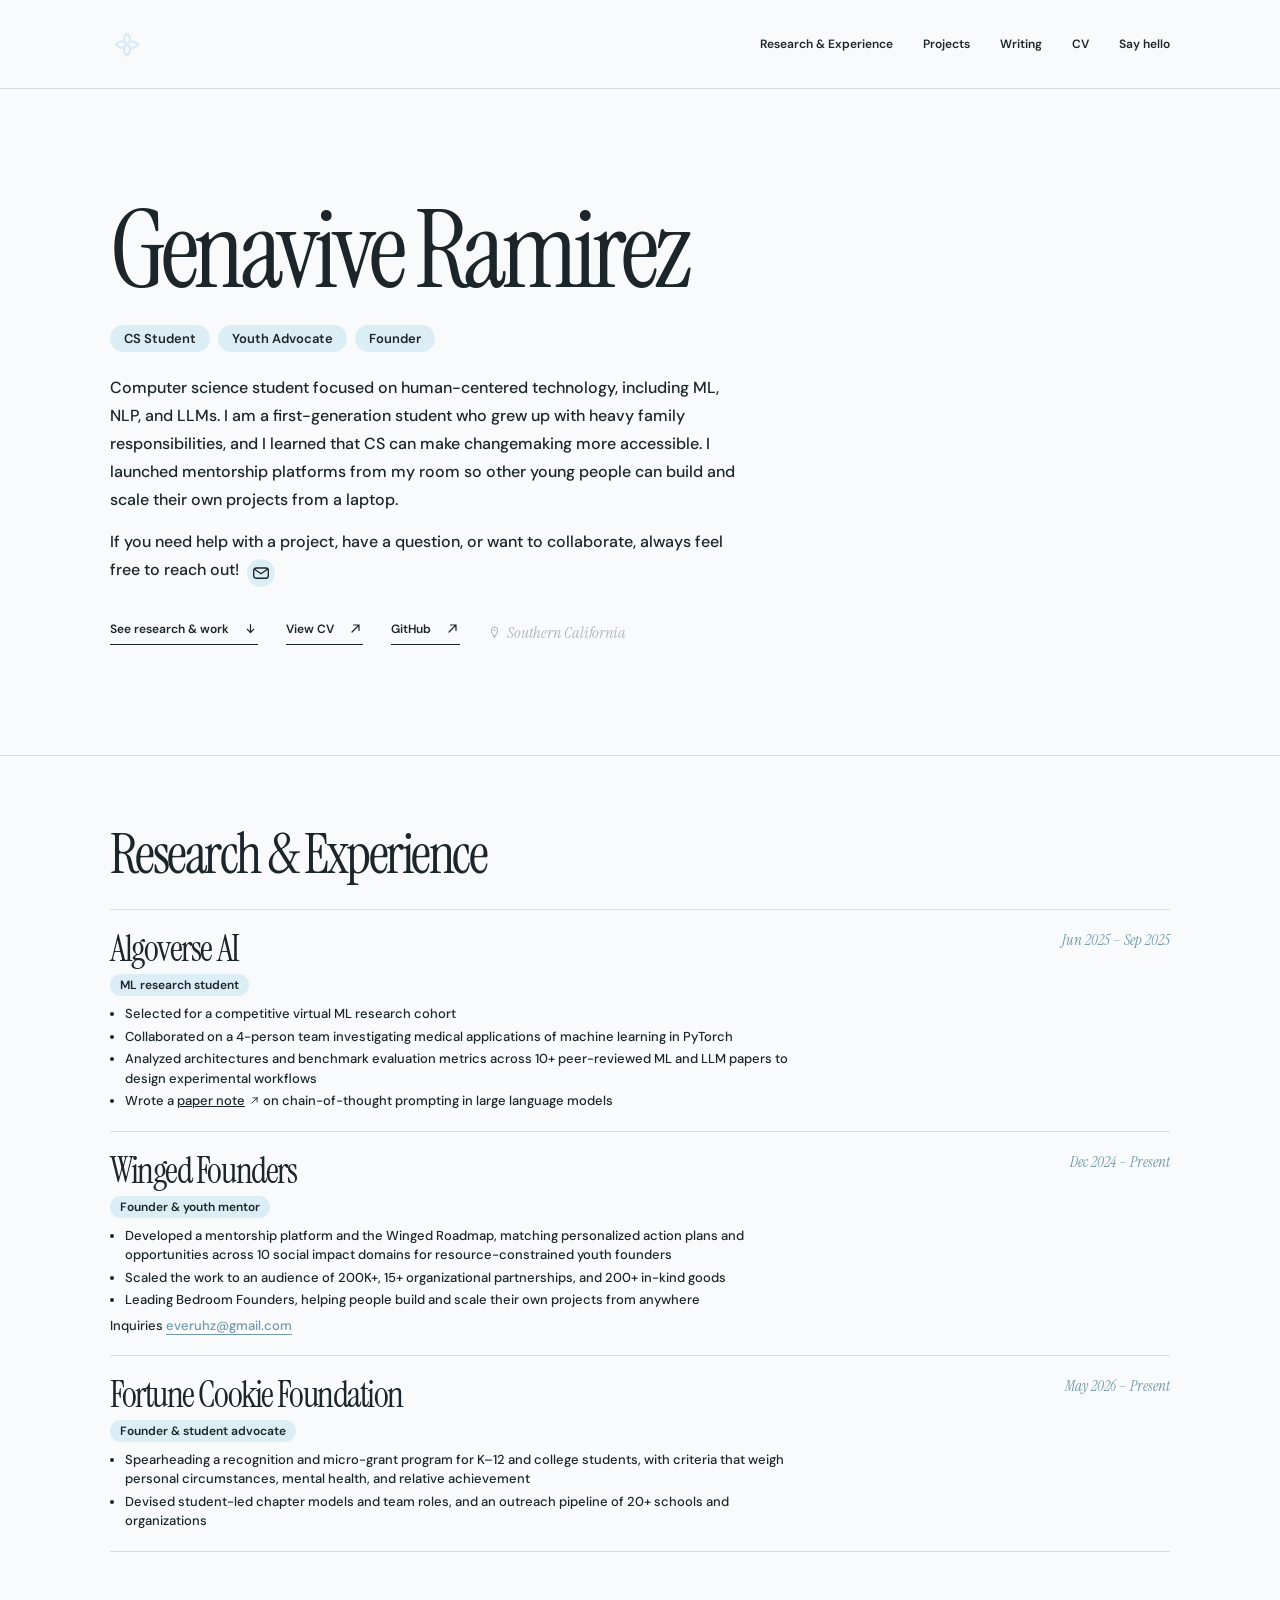
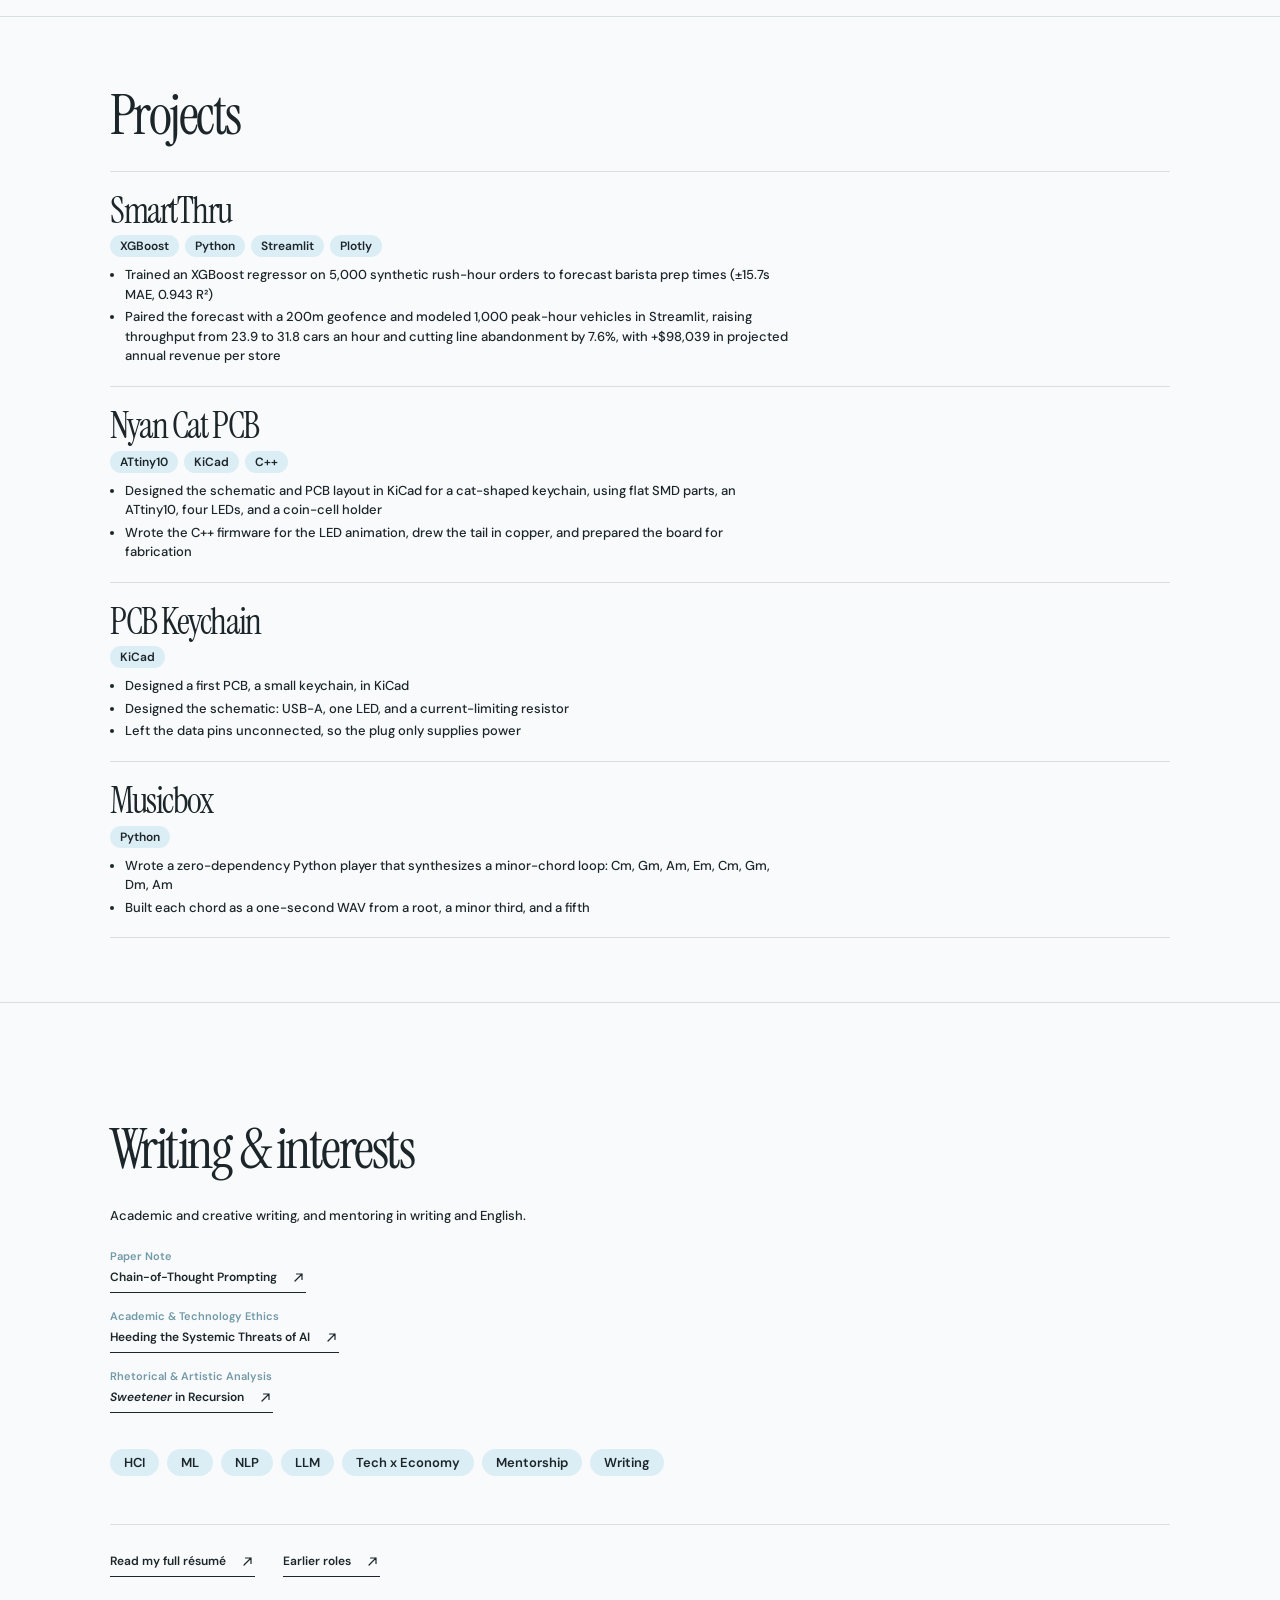
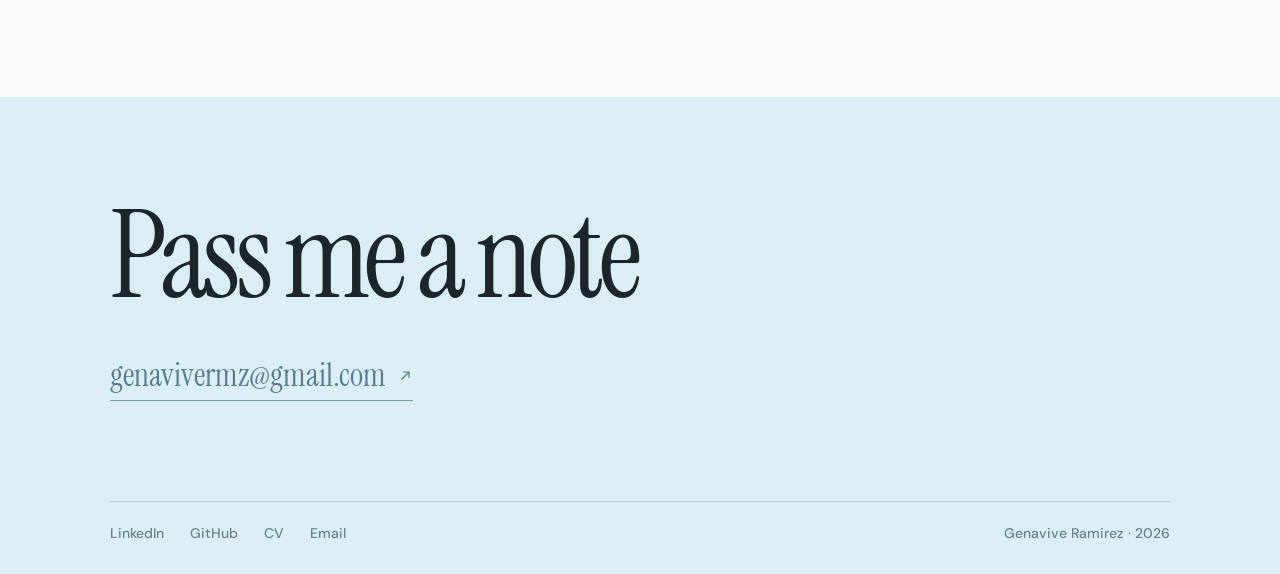
<file: index.html>
<!DOCTYPE html>
<html lang="en">
<head>
  <meta charset="UTF-8">
  <meta name="viewport" content="width=device-width, initial-scale=1.0">
  <script>
    (function () {
      var nav = performance.getEntriesByType("navigation")[0];
      if (!nav || nav.type !== "reload") return;
      if ("scrollRestoration" in history) history.scrollRestoration = "manual";
      if (location.hash) history.replaceState(null, "", location.pathname + location.search);
      var root = document.documentElement;
      function pinTop() {
        var previous = root.style.scrollBehavior;
        root.style.scrollBehavior = "auto";
        window.scrollTo(0, 0);
        root.style.scrollBehavior = previous;
      }
      pinTop();
      window.addEventListener("pageshow", pinTop);
      window.addEventListener("load", function () {
        pinTop();
        var frames = 0;
        function guard() {
          if (window.scrollY !== 0) pinTop();
          if (frames++ < 30) requestAnimationFrame(guard);
        }
        requestAnimationFrame(guard);
      });
    })();
  </script>
  <title>Genavive Ramirez</title>
  <meta name="description" content="Genavive Ramirez is a computer science student and founder of Winged Founders and the Fortune Cookie Foundation, working on human-centered technology in Southern California.">
  <link rel="icon" href="images/favicon.png" type="image/png">
  <link rel="icon" type="image/png" sizes="16x16" href="images/favicon-16x16.png">
  <link rel="icon" type="image/png" sizes="32x32" href="images/favicon-32x32.png">
  <link rel="icon" type="image/png" sizes="48x48" href="images/favicon-48x48.png">
  <link rel="icon" type="image/png" sizes="192x192" href="images/favicon-192x192.png">
  <link rel="icon" type="image/png" sizes="512x512" href="images/favicon-512x512.png">
  <link rel="apple-touch-icon" sizes="180x180" href="images/apple-touch-icon.png">
  <link rel="manifest" href="site.webmanifest">
  <meta name="theme-color" content="#f8fafb">
  <link rel="preconnect" href="https://fonts.googleapis.com">
  <link rel="preconnect" href="https://fonts.gstatic.com" crossorigin>
  <link href="https://fonts.googleapis.com/css2?family=DM+Sans:ital,wght@0,400;0,500;0,600;1,600&family=Instrument+Serif:ital@0;1&display=swap" rel="stylesheet">
  <link rel="stylesheet" href="style.css?v=15">
</head>
<body>
  <header class="nav">
    <div class="shell">
      <a class="wordmark" href="#top" aria-label="Home">
        <img src="images/favicon.png" alt="">
      </a>
      <nav class="nav-links" aria-label="On this site">
        <a href="#experience">Research &amp; Experience</a>
        <a href="#projects">Projects</a>
        <a href="#writing">Writing</a>
        <a href="https://docs.google.com/document/d/1dQquPG0_9Cg6wvU7PJrIwFVtS606m71Bmf3FkGEy-fg/edit?usp=sharing" target="_blank" rel="noopener">CV</a>
        <a href="#note">Say hello</a>
      </nav>
    </div>
  </header>

  <main id="top">
    <section class="hero">
      <div class="shell">
        <h1>Genavive Ramirez</h1>
        <p class="who"><span>CS Student</span><span>Youth Advocate</span><span>Founder</span></p>
        <p class="bio">Computer science student focused on human-centered technology, including ML, NLP, and LLMs. I am a first-generation student who grew up with heavy family responsibilities, and I learned that CS can make changemaking more accessible. I launched mentorship platforms from my room so other young people can build and scale their own projects from a laptop.</p>
        <p class="bio-invite">If you need help with a project, have a question, or want to collaborate, always feel free to reach out! <a class="bio-mail" href="mailto:genavivermz@gmail.com" aria-label="Email"><svg viewBox="0 0 18 18" aria-hidden="true"><rect x="1.7" y="4" width="14.6" height="10.2" rx="2.4" fill="none" stroke="currentColor" stroke-width="1.35"/><path d="M2.6 5.3 9 9.7l6.4-4.4" fill="none" stroke="currentColor" stroke-width="1.35" stroke-linecap="round" stroke-linejoin="round"/></svg></a></p>
        <div class="hero-actions">
          <div class="hero-links">
            <a class="primary-link" href="#experience">See research &amp; work
              <svg viewBox="0 0 15 15" aria-hidden="true"><path d="M7.5 3.5v8M4.2 8.2 7.5 11.5l3.3-3.3" fill="none" stroke="currentColor" stroke-width="1.2" stroke-linecap="round" stroke-linejoin="round"/></svg>
            </a>
            <a class="text-link" href="https://docs.google.com/document/d/1dQquPG0_9Cg6wvU7PJrIwFVtS606m71Bmf3FkGEy-fg/edit?usp=sharing" target="_blank" rel="noopener">View CV
              <svg viewBox="0 0 15 15" aria-hidden="true"><path d="M4 11 11 4M11 4H5.5M11 4v5.5" fill="none" stroke="currentColor" stroke-width="1.2" stroke-linecap="round" stroke-linejoin="round"/></svg>
            </a>
            <a class="text-link" href="https://github.com/genavivermz" target="_blank" rel="noopener">GitHub
              <svg viewBox="0 0 15 15" aria-hidden="true"><path d="M4 11 11 4M11 4H5.5M11 4v5.5" fill="none" stroke="currentColor" stroke-width="1.2" stroke-linecap="round" stroke-linejoin="round"/></svg>
            </a>
          </div>
          <p class="location"><svg viewBox="0 0 15 15" aria-hidden="true"><path d="M7.5 1.4a3.6 3.6 0 0 0-3.6 3.6c0 2.7 3.6 8.1 3.6 8.1s3.6-5.4 3.6-8.1a3.6 3.6 0 0 0-3.6-3.6z" fill="none" stroke="currentColor" stroke-width="1.2"/><circle cx="7.5" cy="5" r="1.15" fill="currentColor"/></svg>Southern California</p>
        </div>
      </div>
    </section>

    <section class="work" id="experience">
      <div class="shell">
        <div class="section-heading">
          <h2>Research &amp; Experience</h2>
        </div>

        <div class="project-list">
          <article class="project" id="algoverse">
            <div class="project-body">
              <h3><a href="https://algoverseairesearch.org/" target="_blank" rel="noopener">Algoverse AI</a></h3>
              <p class="stack"><span>ML research student</span></p>
              <ul>
                <li>Selected for a competitive virtual ML research cohort</li>
                <li>Collaborated on a 4-person team investigating medical applications of machine learning in PyTorch</li>
                <li>Analyzed architectures and benchmark evaluation metrics across 10+ peer-reviewed ML and LLM papers to design experimental workflows</li>
                <li>Wrote a <a href="writing/chain-of-thought-paper-note.pdf" target="_blank" rel="noopener">paper note<svg viewBox="0 0 15 15" aria-hidden="true"><path d="M4 11 11 4M11 4H5.5M11 4v5.5" fill="none" stroke="currentColor" stroke-width="1.2" stroke-linecap="round" stroke-linejoin="round"/></svg></a> on chain-of-thought prompting in large language models</li>
              </ul>
            </div>
            <p class="project-note">Jun 2025 – Sep 2025</p>
          </article>

          <article class="project" id="winged-founders">
            <div class="project-body">
              <h3><a href="https://wingedfounders.com" target="_blank" rel="noopener">Winged Founders</a></h3>
              <p class="stack"><span>Founder &amp; youth mentor</span></p>
              <ul>
                <li>Developed a mentorship platform and the Winged Roadmap, matching personalized action plans and opportunities across 10 social impact domains for resource-constrained youth founders</li>
                <li>Scaled the work to an audience of 200K+, 15+ organizational partnerships, and 200+ in-kind goods</li>
                <li>Leading Bedroom Founders, helping people build and scale their own projects from anywhere</li>
              </ul>
              <p class="project-mail">Inquiries <a href="mailto:everuhz@gmail.com">everuhz@gmail.com</a></p>
            </div>
            <p class="project-note">Dec 2024 – Present</p>
          </article>

          <article class="project" id="fortune-cookie">
            <div class="project-body">
              <h3><a href="https://fortunecookiefoundation.org" target="_blank" rel="noopener">Fortune Cookie Foundation</a></h3>
              <p class="stack"><span>Founder &amp; student advocate</span></p>
              <ul>
                <li>Spearheading a recognition and micro-grant program for K–12 and college students, with criteria that weigh personal circumstances, mental health, and relative achievement</li>
                <li>Devised student-led chapter models and team roles, and an outreach pipeline of 20+ schools and organizations</li>
              </ul>
            </div>
            <p class="project-note">May 2026 – Present</p>
          </article>
        </div>
      </div>
    </section>

    <section class="work" id="projects">
      <div class="shell">
        <div class="section-heading">
          <h2>Projects</h2>
        </div>

        <div class="project-list">
          <article class="project">
            <div class="project-body">
              <h3><a href="https://github.com/genavivermz/smart_thru" target="_blank" rel="noopener">SmartThru</a></h3>
              <p class="stack"><span>XGBoost</span><span>Python</span><span>Streamlit</span><span>Plotly</span></p>
              <ul>
                <li>Trained an XGBoost regressor on 5,000 synthetic rush-hour orders to forecast barista prep times (±15.7s MAE, 0.943 R²)</li>
                <li>Paired the forecast with a 200m geofence and modeled 1,000 peak-hour vehicles in Streamlit, raising throughput from 23.9 to 31.8 cars an hour and cutting line abandonment by 7.6%, with +$98,039 in projected annual revenue per store</li>
              </ul>
            </div>
          </article>

          <article class="project">
            <div class="project-body">
              <h3><a href="https://github.com/genavivermz/nyan-cat-pcb" target="_blank" rel="noopener">Nyan Cat PCB</a></h3>
              <p class="stack"><span>ATtiny10</span><span>KiCad</span><span>C++</span></p>
              <ul>
                <li>Designed the schematic and PCB layout in KiCad for a cat-shaped keychain, using flat SMD parts, an ATtiny10, four LEDs, and a coin-cell holder</li>
                <li>Wrote the C++ firmware for the LED animation, drew the tail in copper, and prepared the board for fabrication</li>
              </ul>
            </div>
          </article>

          <article class="project">
            <div class="project-body">
              <h3><a href="https://github.com/genavivermz/cute-pcb-keychain" target="_blank" rel="noopener">PCB Keychain</a></h3>
              <p class="stack"><span>KiCad</span></p>
              <ul>
                <li>Designed a first PCB, a small keychain, in KiCad</li>
                <li>Designed the schematic: USB-A, one LED, and a current-limiting resistor</li>
                <li>Left the data pins unconnected, so the plug only supplies power</li>
              </ul>
            </div>
          </article>

          <article class="project">
            <div class="project-body">
              <h3><a href="https://github.com/genavivermz/musicbox" target="_blank" rel="noopener">Musicbox</a></h3>
              <p class="stack"><span>Python</span></p>
              <ul>
                <li>Wrote a zero-dependency Python player that synthesizes a minor-chord loop: Cm, Gm, Am, Em, Cm, Gm, Dm, Am</li>
                <li>Built each chord as a one-second WAV from a root, a minor third, and a fifth</li>
              </ul>
            </div>
          </article>
        </div>
      </div>
    </section>

    <section class="focus" id="writing">
      <div class="shell">
        <div class="section-heading">
          <h2>Writing &amp; interests</h2>
        </div>
        <article class="writing">
          <p>Academic and creative writing, and mentoring in writing and English.</p>
          <div class="writing-list">
            <div class="writing-piece">
              <span class="writing-kind">Paper Note</span>
              <a class="text-link" href="writing/chain-of-thought-paper-note.pdf" target="_blank" rel="noopener">Chain-of-Thought Prompting
                <svg viewBox="0 0 15 15" aria-hidden="true"><path d="M4 11 11 4M11 4H5.5M11 4v5.5" fill="none" stroke="currentColor" stroke-width="1.2" stroke-linecap="round" stroke-linejoin="round"/></svg>
              </a>
            </div>
            <div class="writing-piece">
              <span class="writing-kind">Academic &amp; Technology Ethics</span>
              <a class="text-link" href="https://docs.google.com/document/d/1k-gVGU9MM1Ta4XCLr46btTnve_DChdcHQRyf07FNWaQ/edit?usp=sharing" target="_blank" rel="noopener">Heeding the Systemic Threats of AI
                <svg viewBox="0 0 15 15" aria-hidden="true"><path d="M4 11 11 4M11 4H5.5M11 4v5.5" fill="none" stroke="currentColor" stroke-width="1.2" stroke-linecap="round" stroke-linejoin="round"/></svg>
              </a>
            </div>
            <div class="writing-piece">
              <span class="writing-kind">Rhetorical &amp; Artistic Analysis</span>
              <a class="text-link" href="https://docs.google.com/document/d/1BF4aVnevXdpZHb8tzovQJ7JOILSmfqLjkdD-w589lTQ/edit?usp=sharing" target="_blank" rel="noopener"><span><em>Sweetener</em> in Recursion</span>
                <svg viewBox="0 0 15 15" aria-hidden="true"><path d="M4 11 11 4M11 4H5.5M11 4v5.5" fill="none" stroke="currentColor" stroke-width="1.2" stroke-linecap="round" stroke-linejoin="round"/></svg>
              </a>
            </div>
          </div>
        </article>
        <div class="focus-grid">
          <h3>HCI</h3>
          <h3>ML</h3>
          <h3>NLP</h3>
          <h3>LLM</h3>
          <h3>Tech x Economy</h3>
          <h3>Mentorship</h3>
          <h3>Writing</h3>
        </div>
        <div class="about-actions" id="about">
          <a class="text-link" href="https://docs.google.com/document/d/1dQquPG0_9Cg6wvU7PJrIwFVtS606m71Bmf3FkGEy-fg/edit?usp=sharing" target="_blank" rel="noopener">Read my full résumé
            <svg viewBox="0 0 15 15" aria-hidden="true"><path d="M4 11 11 4M11 4H5.5M11 4v5.5" fill="none" stroke="currentColor" stroke-width="1.2" stroke-linecap="round" stroke-linejoin="round"/></svg>
          </a>
          <a class="text-link" href="history.html">Earlier roles
            <svg viewBox="0 0 15 15" aria-hidden="true"><path d="M4 11 11 4M11 4H5.5M11 4v5.5" fill="none" stroke="currentColor" stroke-width="1.2" stroke-linecap="round" stroke-linejoin="round"/></svg>
          </a>
        </div>
      </div>
    </section>
  </main>

  <footer class="contact" id="note">
    <div class="contact-inner shell">
      <h2>Pass me a note</h2>
      <a href="mailto:genavivermz@gmail.com">genavivermz@gmail.com
        <svg viewBox="0 0 15 15" aria-hidden="true"><path d="M4 11 11 4M11 4H5.5M11 4v5.5" fill="none" stroke="currentColor" stroke-width="1.2" stroke-linecap="round" stroke-linejoin="round"/></svg>
      </a>
      <div class="contact-foot">
        <div>
          <a href="https://www.linkedin.com/in/genavive-ramirez" target="_blank" rel="noopener">LinkedIn</a>
          <a href="https://github.com/genavivermz" target="_blank" rel="noopener">GitHub</a>
          <a href="https://docs.google.com/document/d/1dQquPG0_9Cg6wvU7PJrIwFVtS606m71Bmf3FkGEy-fg/edit?usp=sharing" target="_blank" rel="noopener">CV</a>
          <a href="mailto:genavivermz@gmail.com">Email</a>
        </div>
        <p>Genavive Ramirez · 2026</p>
      </div>
    </div>
  </footer>
</body>
</html>
</file>
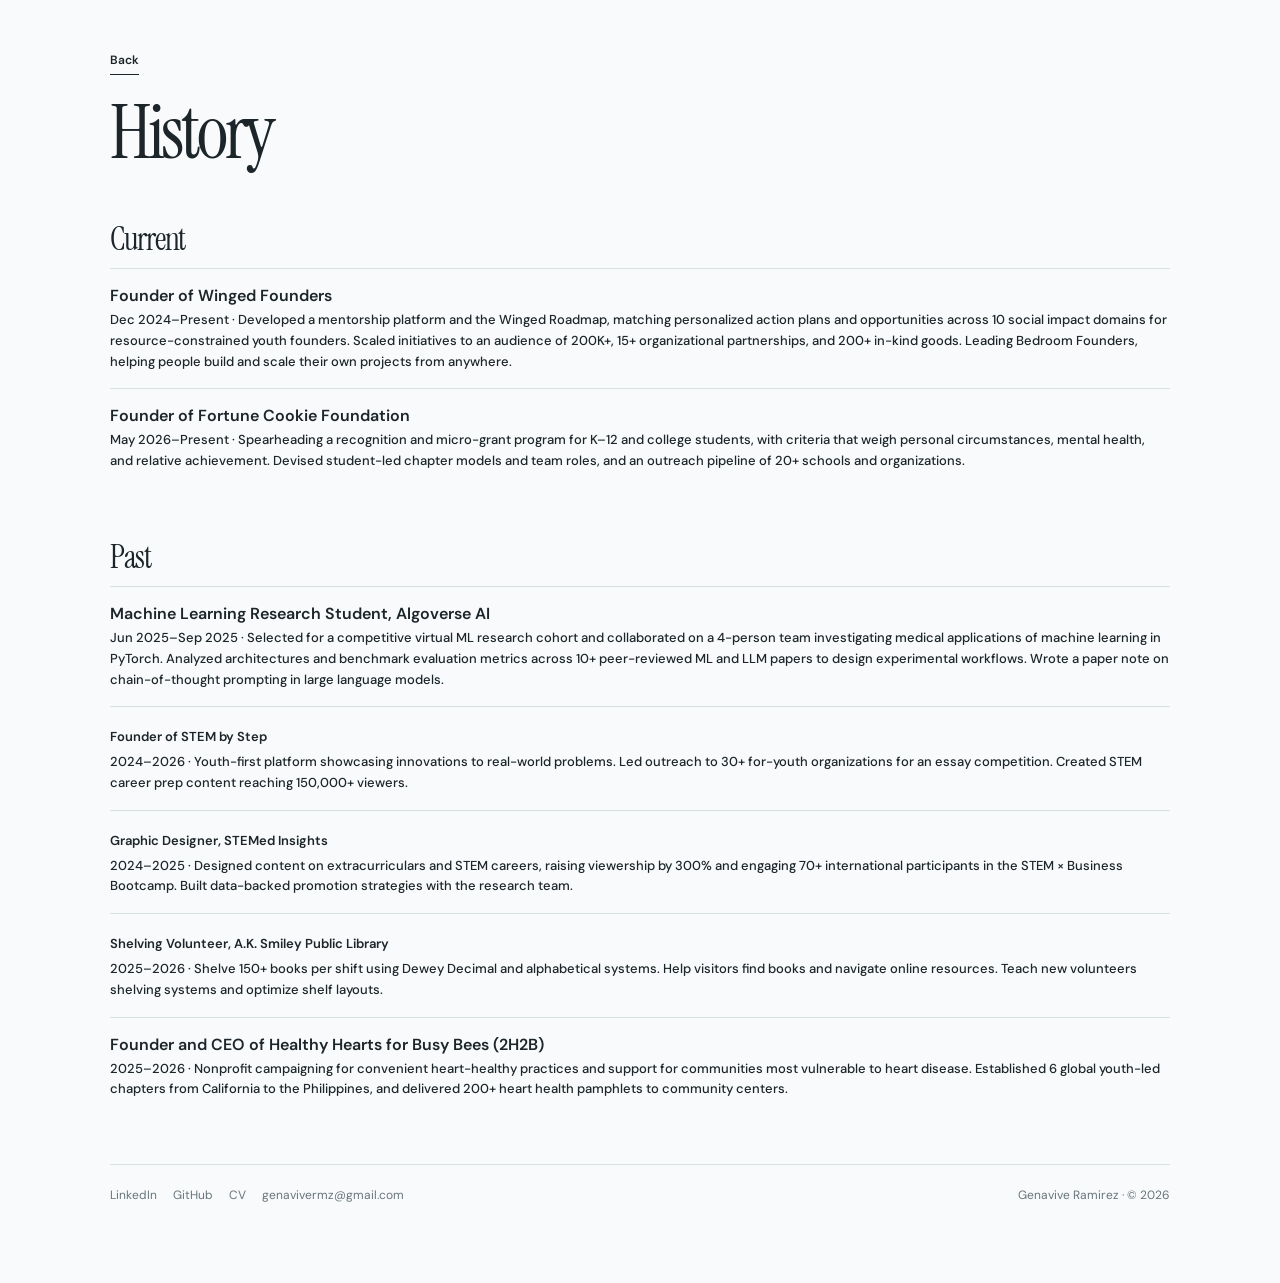
<file: history.html>
<!DOCTYPE html>
<html lang="en">
<head>
  <meta charset="UTF-8">
  <meta name="viewport" content="width=device-width, initial-scale=1.0">
  <title>History · Genavive Ramirez</title>
  <meta name="description" content="Full experience history for Genavive Ramirez.">
  <link rel="icon" href="images/favicon.png" type="image/png">
  <link rel="icon" type="image/png" sizes="16x16" href="images/favicon-16x16.png">
  <link rel="icon" type="image/png" sizes="32x32" href="images/favicon-32x32.png">
  <link rel="icon" type="image/png" sizes="48x48" href="images/favicon-48x48.png">
  <link rel="icon" type="image/png" sizes="192x192" href="images/favicon-192x192.png">
  <link rel="icon" type="image/png" sizes="512x512" href="images/favicon-512x512.png">
  <link rel="apple-touch-icon" sizes="180x180" href="images/apple-touch-icon.png">
  <link rel="manifest" href="site.webmanifest">
  <meta name="theme-color" content="#f8fafb">
  <link rel="preconnect" href="https://fonts.googleapis.com">
  <link rel="preconnect" href="https://fonts.gstatic.com" crossorigin>
  <link href="https://fonts.googleapis.com/css2?family=DM+Sans:wght@400;500;600&family=Instrument+Serif:ital@0;1&display=swap" rel="stylesheet">
  <link rel="stylesheet" href="style.css?v=2">
</head>
<body>
  <div class="site">
    <main class="page page--sub">
      <p class="back"><a class="back-link" href="index.html">Back</a></p>
      <h1 class="name">History</h1>

      <section class="block">
        <h2>Current</h2>
        <ul class="project-list">
          <li>
            <a href="https://wingedfounders.com" target="_blank" rel="noopener">Founder of Winged Founders</a>
            <span>Dec 2024–Present · Developed a mentorship platform and the Winged Roadmap, matching personalized action plans and opportunities across 10 social impact domains for resource-constrained youth founders. Scaled initiatives to an audience of 200K+, 15+ organizational partnerships, and 200+ in-kind goods. Leading Bedroom Founders, helping people build and scale their own projects from anywhere.</span>
          </li>
          <li>
            <a href="https://fortunecookiefoundation.org" target="_blank" rel="noopener">Founder of Fortune Cookie Foundation</a>
            <span>May 2026–Present · Spearheading a recognition and micro-grant program for K–12 and college students, with criteria that weigh personal circumstances, mental health, and relative achievement. Devised student-led chapter models and team roles, and an outreach pipeline of 20+ schools and organizations.</span>
          </li>
        </ul>
      </section>

      <section class="block">
        <h2>Past</h2>
        <ul class="project-list">
          <li>
            <a href="https://algoverseairesearch.org/" target="_blank" rel="noopener">Machine Learning Research Student, Algoverse AI</a>
            <span>Jun 2025–Sep 2025 · Selected for a competitive virtual ML research cohort and collaborated on a 4-person team investigating medical applications of machine learning in PyTorch. Analyzed architectures and benchmark evaluation metrics across 10+ peer-reviewed ML and LLM papers to design experimental workflows. Wrote a paper note on chain-of-thought prompting in large language models.</span>
          </li>
          <li>
            <span class="award-title">Founder of STEM by Step</span>
            <span>2024–2026 · Youth-first platform showcasing innovations to real-world problems. Led outreach to 30+ for-youth organizations for an essay competition. Created STEM career prep content reaching 150,000+ viewers.</span>
          </li>
          <li>
            <span class="award-title">Graphic Designer, STEMed Insights</span>
            <span>2024–2025 · Designed content on extracurriculars and STEM careers, raising viewership by 300% and engaging 70+ international participants in the STEM × Business Bootcamp. Built data-backed promotion strategies with the research team.</span>
          </li>
          <li>
            <span class="award-title">Shelving Volunteer, A.K. Smiley Public Library</span>
            <span>2025–2026 · Shelve 150+ books per shift using Dewey Decimal and alphabetical systems. Help visitors find books and navigate online resources. Teach new volunteers shelving systems and optimize shelf layouts.</span>
          </li>
          <li>
            <a href="https://healthyheartsforbu.wixsite.com/healthy-hearts-2b" target="_blank" rel="noopener">Founder and CEO of Healthy Hearts for Busy Bees (2H2B)</a>
            <span>2025–2026 · Nonprofit campaigning for convenient heart-healthy practices and support for communities most vulnerable to heart disease. Established 6 global youth-led chapters from California to the Philippines, and delivered 200+ heart health pamphlets to community centers.</span>
          </li>
        </ul>
      </section>

      <footer class="foot">
        <nav class="links" aria-label="Connect">
          <a href="https://www.linkedin.com/in/genavive-ramirez" target="_blank" rel="noopener">LinkedIn</a>
          <a href="https://github.com/genavivermz" target="_blank" rel="noopener">GitHub</a>
          <a href="https://docs.google.com/document/d/1dQquPG0_9Cg6wvU7PJrIwFVtS606m71Bmf3FkGEy-fg/edit?usp=sharing" target="_blank" rel="noopener">CV</a>
          <a href="mailto:genavivermz@gmail.com">genavivermz@gmail.com</a>
        </nav>
        <p class="fine">Genavive Ramirez · © 2026</p>
      </footer>
    </main>
  </div>
</body>
</html>
</file>
<file: style.css>
:root {
  --paper: #f8fafb;
  --blue: #dceef5;
  --blue-deep: #7299a8;
  --silver: #aeb8bd;
  --ink: #1c2529;
  --muted: #68757b;
  --line: #d8dfe2;
}

*,
*::before,
*::after {
  box-sizing: border-box;
}

html {
  scroll-behavior: smooth;
}

body {
  margin: 0;
  background: var(--paper);
  color: var(--ink);
  font-family: "DM Sans", sans-serif;
  font-weight: 500;
  -webkit-font-smoothing: antialiased;
}

h1,
h2,
h3,
p,
dl,
dd {
  margin: 0;
}

a {
  color: inherit;
}

::selection {
  background: var(--blue);
}

a:focus-visible {
  outline: 2px solid var(--ink);
  outline-offset: 3px;
}

.shell {
  width: min(1060px, calc(100% - 48px));
  margin-inline: auto;
}

.nav {
  border-bottom: 1px solid var(--line);
}

.nav .shell {
  height: 88px;
  display: flex;
  align-items: center;
  justify-content: space-between;
}

.wordmark {
  display: block;
  width: 34px;
  height: 34px;
  text-decoration: none;
}

.wordmark img {
  width: 100%;
  height: 100%;
  object-fit: contain;
}

.nav-links {
  display: flex;
  gap: 30px;
  font-size: 12px;
  font-weight: 600;
}

.nav-links a {
  text-decoration: none;
}

.nav-links a:hover {
  color: var(--blue-deep);
}

.hero {
  min-height: 650px;
  padding-block: 110px;
  display: flex;
  align-items: center;
}

.hero h1,
.section-heading h2,
.about h2,
.focus-heading h2,
.contact h2 {
  font-family: "Instrument Serif", serif;
  font-weight: 400;
  letter-spacing: -0.045em;
  line-height: 0.96;
}

.hero h1 {
  max-width: 100%;
  font-size: clamp(72px, 8.6vw, 108px);
  white-space: nowrap;
}

.who {
  display: flex;
  flex-wrap: wrap;
  gap: 8px;
  margin: 22px 0 0;
}

.who span {
  display: inline-flex;
  align-items: center;
  padding: 7px 14px;
  border-radius: 999px;
  background: var(--blue);
  font-size: 13px;
  font-weight: 600;
  line-height: 1;
}

.bio,
.bio-invite {
  max-width: 640px;
  color: var(--ink);
  font-size: 16px;
  line-height: 1.75;
}

.bio {
  margin-top: 22px;
}

.bio-invite {
  margin-top: 14px;
}

.bio-mail {
  display: inline-flex;
  align-items: center;
  justify-content: center;
  width: 28px;
  height: 28px;
  margin-left: 4px;
  vertical-align: -7px;
  border-radius: 999px;
  background: var(--blue);
  color: var(--ink);
  text-decoration: none;
}

.bio-mail svg {
  width: 18px;
  height: 18px;
  transition: transform 180ms ease;
}

.bio-mail:hover svg {
  transform: translateY(-2px);
}

.hero-actions {
  margin-top: 34px;
  display: flex;
  gap: 28px;
  align-items: center;
}

.hero-links {
  display: flex;
  flex-wrap: wrap;
  align-items: center;
  gap: 28px;
}

.primary-link,
.text-link {
  display: inline-flex;
  align-items: center;
  gap: 14px;
  padding-bottom: 7px;
  border-bottom: 1px solid var(--ink);
  font-size: 12px;
  font-weight: 600;
  text-decoration: none;
}

.primary-link svg,
.text-link svg,
.contact a > svg {
  width: 15px;
  height: 15px;
  flex: none;
  transition: transform 180ms ease;
}

.primary-link:hover svg {
  transform: translateY(3px);
}

.text-link:hover svg,
.contact a:hover > svg {
  transform: translate(3px, -3px);
}

.location {
  display: inline-flex;
  align-items: center;
  gap: 6px;
  color: var(--silver);
  font-family: "Instrument Serif", serif;
  font-size: 16px;
  font-style: italic;
}

.location svg {
  width: 13px;
  height: 13px;
  flex: none;
}

.work {
  padding-block: 72px 64px;
  border-top: 1px solid var(--line);
}

.section-heading {
  margin-bottom: 28px;
}

.section-heading h2 {
  margin-top: 0;
  font-size: clamp(40px, 5vw, 56px);
}

.section-heading > p {
  color: var(--ink);
  font-size: 13px;
  line-height: 1.7;
  text-align: right;
}

.project-list {
  border-top: 1px solid var(--line);
}

.project {
  position: relative;
  min-height: 0;
  padding-block: 20px;
  display: grid;
  grid-template-columns: minmax(0, 1fr) 180px;
  gap: 28px;
  align-items: start;
  border-bottom: 1px solid var(--line);
  color: var(--ink);
  text-decoration: none;
  cursor: pointer;
  transition: padding 180ms ease, background 180ms ease;
}

.project:hover {
  padding-inline: 22px;
  background: var(--blue);
}

.project h3 {
  margin-bottom: 6px;
  font-family: "Instrument Serif", serif;
  font-size: clamp(28px, 3vw, 36px);
  font-weight: 400;
  letter-spacing: -0.04em;
  line-height: 1.05;
}

.project h3 a {
  color: inherit;
  text-decoration: none;
}

.project h3 a::after {
  content: "";
  position: absolute;
  inset: 0;
}

.project:not(:has(.project-note)) {
  grid-template-columns: 1fr;
}

.stack {
  display: flex;
  flex-wrap: wrap;
  gap: 6px;
  margin: 0 0 8px;
}

.stack span {
  display: inline-flex;
  align-items: center;
  padding: 5px 10px;
  border-radius: 999px;
  background: var(--blue);
  font-family: "DM Sans", sans-serif;
  font-size: 12px;
  font-weight: 600;
  line-height: 1;
}

.project-body p,
.project-body ul {
  max-width: 680px;
  color: var(--ink);
  font-size: 13px;
  line-height: 1.5;
}

.project-body ul {
  margin: 0;
  padding-left: 1.15em;
}

.project-body li + li {
  margin-top: 3px;
}

.project-mail {
  margin-top: 6px;
}

.project-body a {
  position: relative;
  z-index: 1;
}

.project-mail a {
  color: var(--blue-deep);
  text-decoration: none;
  border-bottom: 1px solid var(--blue-deep);
}

.project-body li a {
  display: inline-flex;
  align-items: baseline;
  gap: 4px;
}

.project-body li a svg {
  width: 11px;
  height: 11px;
  flex: none;
  transform: translateY(1px);
  transition: transform 180ms ease;
}

.project-body li a:hover svg {
  transform: translate(2px, -1px);
}

.project-note {
  color: var(--blue-deep);
  font-family: "Instrument Serif", serif;
  font-size: 15px;
  font-style: italic;
  line-height: 1.4;
  text-align: right;
}

.focus {
  padding-block: 120px;
  border-top: 1px solid var(--line);
}

.focus-heading {
  margin-bottom: 22px;
}

.focus-heading h2 {
  font-size: clamp(40px, 5vw, 56px);
}

.focus-grid {
  display: flex;
  flex-wrap: wrap;
  gap: 8px;
  margin-top: 36px;
}

.focus-grid h3 {
  display: inline-flex;
  align-items: center;
  width: fit-content;
  margin: 0;
  padding: 7px 14px;
  border-radius: 999px;
  background: var(--blue);
  font-family: "DM Sans", sans-serif;
  font-size: 13px;
  font-weight: 600;
  letter-spacing: 0;
  line-height: 1;
}

.focus-grid p,
.writing p {
  color: var(--ink);
  font-size: 13px;
  line-height: 1.7;
}

.focus-grid a {
  color: var(--ink);
  font-weight: 600;
  text-decoration: none;
  border-bottom: 1px solid var(--ink);
}

.writing {
  margin-top: 16px;
  padding: 0;
  border-top: 0;
}

.writing p {
  max-width: 640px;
}

.writing-list {
  display: flex;
  flex-direction: column;
  align-items: flex-start;
  gap: 16px;
  margin-top: 22px;
}

.writing-list .text-link {
  margin-top: 0;
}

.writing-piece {
  display: flex;
  flex-direction: column;
  align-items: flex-start;
  gap: 6px;
}

.writing-kind {
  color: var(--blue-deep);
  font-size: 11px;
  font-weight: 600;
}

.text-link em {
  font-style: italic;
  font-weight: 600;
}

.about {
  padding-block: 130px;
  border-top: 1px solid var(--line);
}

.about .shell {
  display: grid;
  grid-template-columns: 1fr 1fr;
  gap: 110px;
}

.about h2 {
  margin-top: 0;
  font-size: clamp(52px, 6vw, 76px);
}

.about-copy {
  padding-top: 30px;
}

.about-copy > p {
  color: var(--muted);
  font-size: 13px;
  line-height: 1.75;
}

.about-copy .about-lede {
  margin-bottom: 20px;
  color: var(--ink);
  font-family: "Instrument Serif", serif;
  font-size: 27px;
  line-height: 1.3;
}

.about-copy a {
  color: inherit;
}

.notes {
  margin-block: 36px;
  border-top: 1px solid var(--line);
}

.notes div {
  display: grid;
  grid-template-columns: 85px 1fr;
  gap: 18px;
  padding-block: 14px;
  border-bottom: 1px solid var(--line);
  font-size: 11px;
}

.notes dt {
  color: var(--blue-deep);
  font-weight: 600;
}

.notes dd {
  color: var(--muted);
}

.about-actions {
  display: flex;
  flex-wrap: wrap;
  gap: 28px;
  margin-top: 48px;
  padding-top: 28px;
  border-top: 1px solid var(--line);
}

.contact {
  background: #dceef5;
}

.contact-inner {
  padding-block: 100px 32px;
}

.contact h2 {
  margin: 0 0 40px;
  font-size: clamp(68px, 10vw, 122px);
}

.contact-inner > a {
  width: fit-content;
  display: flex;
  align-items: center;
  gap: 12px;
  color: #557d8d;
  font-family: "Instrument Serif", serif;
  font-size: clamp(21px, 3vw, 32px);
  text-decoration: none;
  border-bottom: 1px solid #7299a8;
  padding-bottom: 4px;
}

.contact-foot {
  margin-top: 100px;
  padding-top: 22px;
  display: flex;
  justify-content: space-between;
  border-top: 1px solid rgba(85, 125, 141, 0.3);
  color: #68828c;
  font-size: 14px;
}

.contact-foot div {
  display: flex;
  gap: 26px;
}

.contact-foot a {
  text-decoration: none;
}

.contact-foot a:hover {
  color: var(--ink);
}

.page--sub {
  width: min(1060px, calc(100% - 48px));
  margin-inline: auto;
  padding: 48px 0 80px;
}

.page--sub .name {
  font-family: "Instrument Serif", serif;
  font-weight: 400;
  letter-spacing: -0.045em;
  line-height: 0.96;
  font-size: clamp(52px, 6vw, 76px);
}

.back {
  margin: 0 0 28px;
}

.back a {
  color: var(--ink);
  font-size: 12px;
  font-weight: 600;
  text-decoration: none;
  border-bottom: 1px solid var(--ink);
  padding-bottom: 6px;
}

.page--sub .block {
  margin-top: 48px;
}

.page--sub .block h2 {
  margin: 0 0 8px;
  font-family: "Instrument Serif", serif;
  font-size: 2rem;
  font-weight: 400;
  letter-spacing: -0.04em;
}

.page--sub .project-list {
  list-style: none;
  margin: 0;
  padding: 0;
  border-top: 0;
}

.page--sub .project-list li {
  padding: 16px 0;
  border-top: 1px solid var(--line);
}

.page--sub .project-list a,
.page--sub .project-list .award-title {
  color: var(--ink);
  font-weight: 600;
  text-decoration: none;
}

.page--sub .project-list a:hover {
  text-decoration: underline;
}

.page--sub .project-list li > span {
  display: block;
  margin-top: 4px;
  color: var(--ink);
  font-size: 13px;
  font-weight: 500;
  line-height: 1.6;
}

.page--sub .foot {
  display: flex;
  justify-content: space-between;
  gap: 16px;
  margin-top: 48px;
  padding-top: 22px;
  border-top: 1px solid var(--line);
  color: var(--muted);
  font-size: 12px;
}

.page--sub .links {
  display: flex;
  flex-wrap: wrap;
  gap: 16px;
}

.page--sub .links a,
.page--sub .fine {
  color: var(--muted);
  font-weight: 400;
  text-decoration: none;
}

.page--sub .links a:hover {
  color: var(--ink);
}

@media (max-width: 820px) {
  .hero h1 {
    white-space: normal;
  }

  .project {
    grid-template-columns: 1fr;
    gap: 14px;
  }

  .project-note {
    text-align: left;
  }

  .about .shell {
    grid-template-columns: 1fr;
    gap: 45px;
  }

  .about-copy {
    padding-top: 0;
  }
}

@media (max-width: 620px) {
  .shell,
  .page--sub {
    width: min(100% - 30px, 1060px);
  }

  .nav .shell {
    height: auto;
    min-height: 76px;
    padding-block: 16px;
    align-items: flex-start;
  }

  .nav-links {
    flex-wrap: wrap;
    justify-content: flex-end;
    gap: 8px 12px;
    max-width: 230px;
  }

  .hero {
    min-height: 610px;
    padding-block: 80px;
  }

  .hero h1 {
    font-size: clamp(62px, 21vw, 88px);
  }

  .bio,
  .bio-invite {
    font-size: 14px;
  }

  .hero-actions {
    align-items: flex-start;
    flex-direction: column;
    gap: 16px;
  }

  .section-heading {
    grid-template-columns: 1fr;
    gap: 20px;
  }

  .section-heading > p {
    text-align: left;
  }

  .work,
  .about,
  .focus {
    padding-block: 90px;
  }

  .project {
    min-height: auto;
    padding-block: 18px;
    display: block;
  }

  .project:hover {
    padding-inline: 14px;
  }

  .work {
    padding-block: 56px;
  }

  .project h3 {
    font-size: 32px;
  }

  .contact h2 {
    font-size: 66px;
  }

  .contact-foot {
    margin-top: 90px;
    align-items: flex-end;
    gap: 24px;
  }

  .contact-foot div {
    flex-wrap: wrap;
    gap: 12px 20px;
  }

  .page--sub .foot {
    flex-direction: column;
  }
}

@media (prefers-reduced-motion: reduce) {
  html {
    scroll-behavior: auto;
  }

  *,
  *::before,
  *::after {
    transition-duration: 0.01ms !important;
  }
}
</file>
